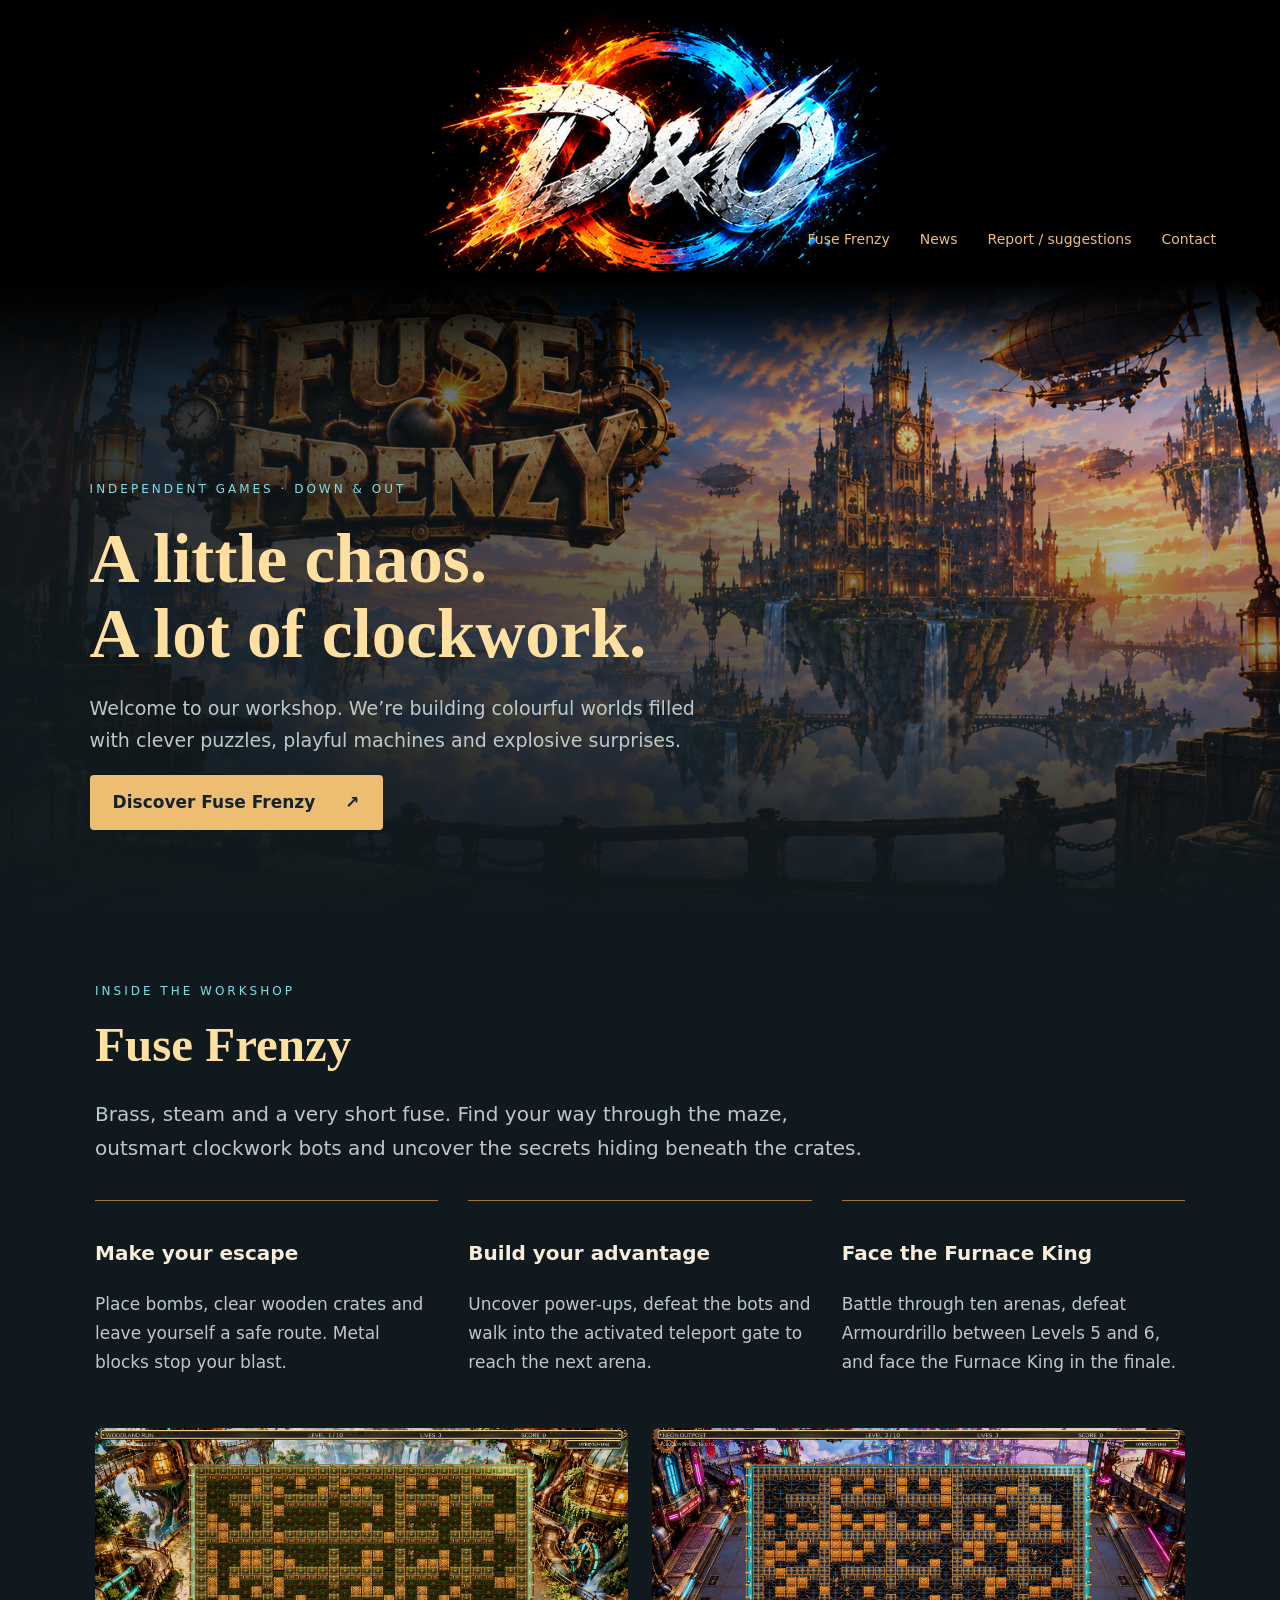
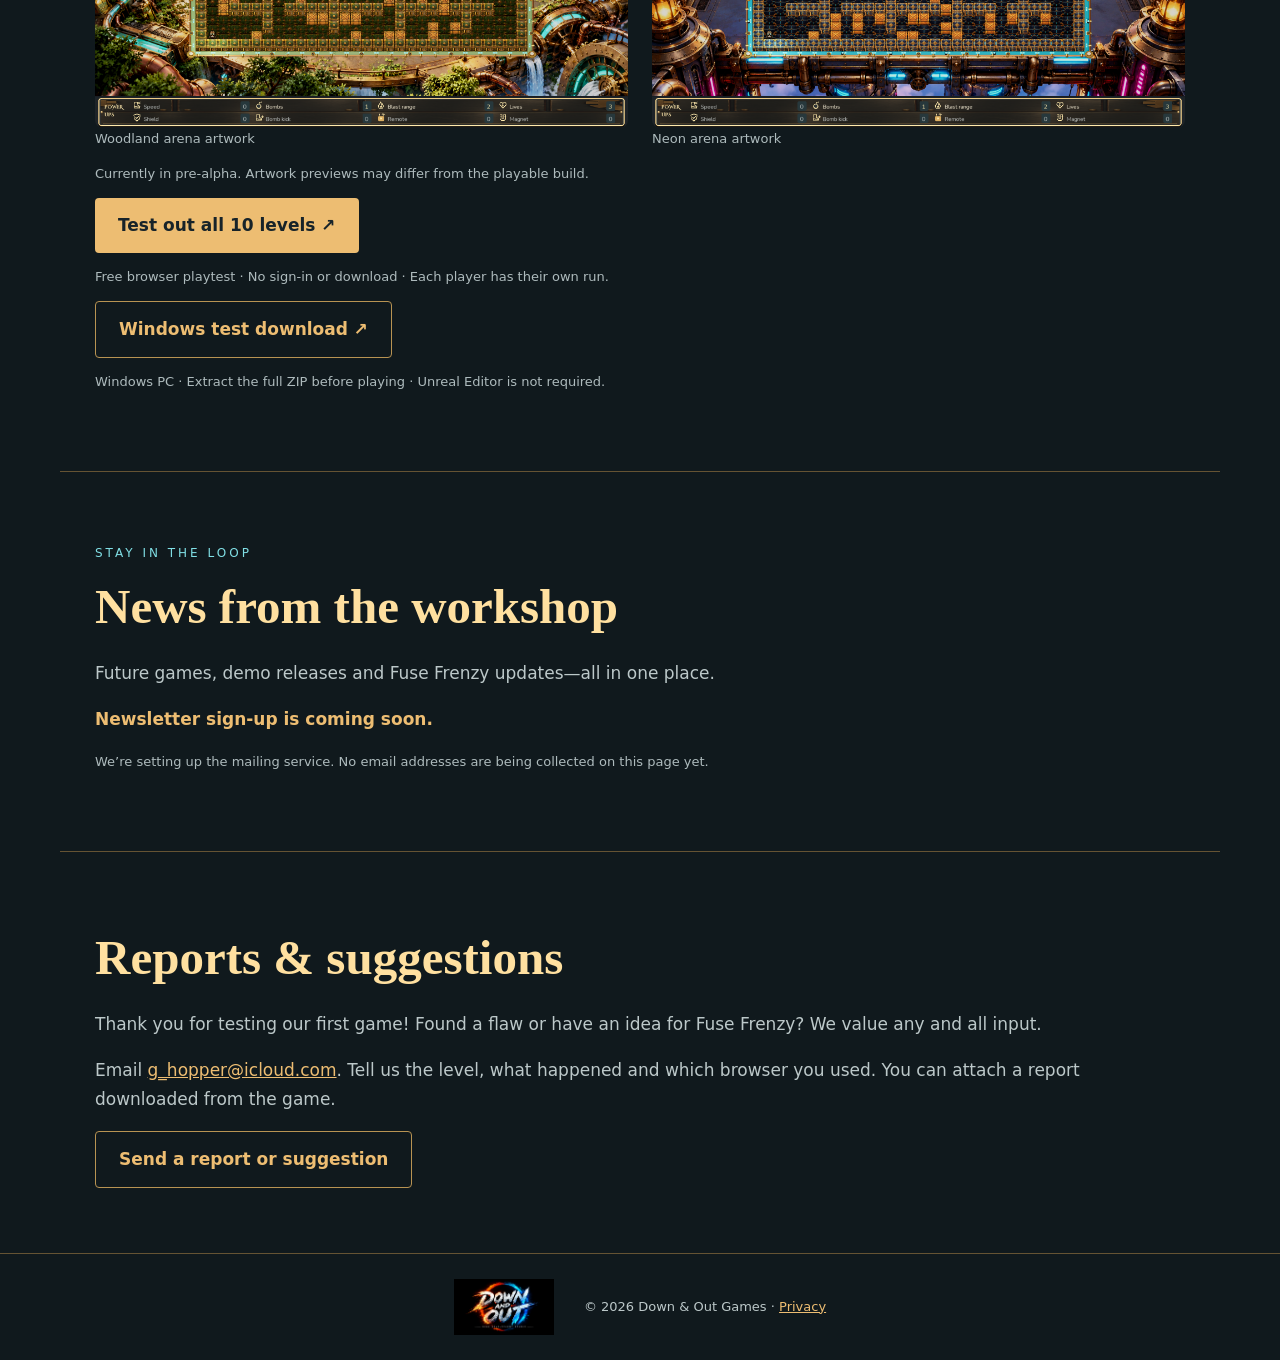
<file: index.html>
<!doctype html><html lang="en"><head><meta charset="utf-8"><meta name="viewport" content="width=device-width,initial-scale=1"><title>Down &amp; Out Games | Fuse Frenzy</title><meta name="description" content="Meet Down & Out Games and discover Fuse Frenzy, a steampunk bomb-and-maze adventure in development."><link rel="stylesheet" href="style.css"><style id="banner-blend">.studio-banner{padding-bottom:0!important}.studio-banner header,.studio-banner>nav{bottom:16px!important}.studio-banner+main .hero{position:relative}.studio-banner+main .hero:before{content:"";position:absolute;inset:0 0 auto;height:130px;background:linear-gradient(to bottom,#000 0%,rgba(0,0,0,.85) 20%,rgba(0,0,0,.35) 60%,transparent 100%);z-index:1;pointer-events:none}.studio-banner+main .hero-copy,.studio-banner+main .intro{z-index:2}@media(max-width:600px){.studio-banner+main .hero:before{height:65px}.studio-banner header,.studio-banner>nav{bottom:0!important;padding:6px 3%!important}.studio-banner{padding-bottom:25px!important}}</style></head><body><div class="studio-banner" style="position:relative;background:#000;text-align:center;padding-bottom:40px"><img src="assets/do-forged-banner.png" alt="Down and Out Studios — forged D and O emblem" width="1546" height="423" style="display:block;width:100%;max-width:1546px;height:auto;max-height:280px;object-fit:contain;margin:auto"><header style="position:absolute;bottom:0;left:0;right:0;z-index:2;background:transparent;border:0;padding:12px 5%;justify-content:flex-end"><nav><a href="#game">Fuse Frenzy</a><a href="#news">News</a><a href="#report">Report / suggestions</a><a href="#contact">Contact</a></nav></header></div>

<main id="home"><section class="hero"><img class="hero-art" src="assets/banner.png" alt="Fuse Frenzy steampunk game artwork"><div class="hero-copy"><span class="eyebrow">Independent games · Down &amp; Out</span><h1>A little chaos.<br>A lot of clockwork.</h1><p>Welcome to our workshop. We’re building colourful worlds filled with clever puzzles, playful machines and explosive surprises.</p><a class="button" href="#game">Discover Fuse Frenzy <span aria-hidden="true">↗</span></a></div></section>
<section class="wrap" id="game"><span class="eyebrow">Inside the workshop</span><h2>Fuse Frenzy</h2><p class="lead">Brass, steam and a very short fuse. Find your way through the maze, outsmart clockwork bots and uncover the secrets hiding beneath the crates.</p><div class="features"><article><h3>Make your escape</h3><p>Place bombs, clear wooden crates and leave yourself a safe route. Metal blocks stop your blast.</p></article><article><h3>Build your advantage</h3><p>Uncover power-ups, defeat the bots and walk into the activated teleport gate to reach the next arena.</p></article><article><h3>Face the Furnace King</h3><p>Battle through ten arenas, defeat Armourdrillo between Levels 5 and 6, and face the Furnace King in the finale.</p></article></div><div class="gallery"><figure><img src="assets/woodland.png" alt="Fuse Frenzy woodland arena concept" loading="lazy"><figcaption>Woodland arena artwork</figcaption></figure><figure><img src="assets/neon.png" alt="Fuse Frenzy neon arena concept" loading="lazy"><figcaption>Neon arena artwork</figcaption></figure></div><p class="note">Currently in pre-alpha. Artwork previews may differ from the playable build.</p><a class="button" href="play/">Test out all 10 levels ↗</a><p class="note">Free browser playtest · No sign-in or download · Each player has their own run.</p><a class="button secondary" href="https://fuse-frenzy-download.validsloth4.chatgpt.site">Windows test download ↗</a><p class="note">Windows PC · Extract the full ZIP before playing · Unreal Editor is not required.</p></section>
<section class="news wrap" id="news"><span class="eyebrow">Stay in the loop</span><h2>News from the workshop</h2><p>Future games, demo releases and Fuse Frenzy updates—all in one place.</p><p class="coming">Newsletter sign-up is coming soon.</p><p class="note">We’re setting up the mailing service. No email addresses are being collected on this page yet.</p></section>
<section class="wrap contact" id="contact"><h2 id="report">Reports &amp; suggestions</h2><p>Thank you for testing our first game! Found a flaw or have an idea for Fuse Frenzy? We value any and all input.</p><p>Email <a href="mailto:g_hopper@icloud.com?subject=Fuse%20Frenzy%20tester%20feedback">g_hopper@icloud.com</a>. Tell us the level, what happened and which browser you used. You can attach a report downloaded from the game.</p><a class="button secondary" href="mailto:g_hopper@icloud.com?subject=Fuse%20Frenzy%20tester%20feedback">Send a report or suggestion</a></section></main><footer><img src="assets/logo.png" alt="Down and Out"><p>© 2026 Down &amp; Out Games · <a href="privacy.html">Privacy</a></p></footer></body></html>
</file>
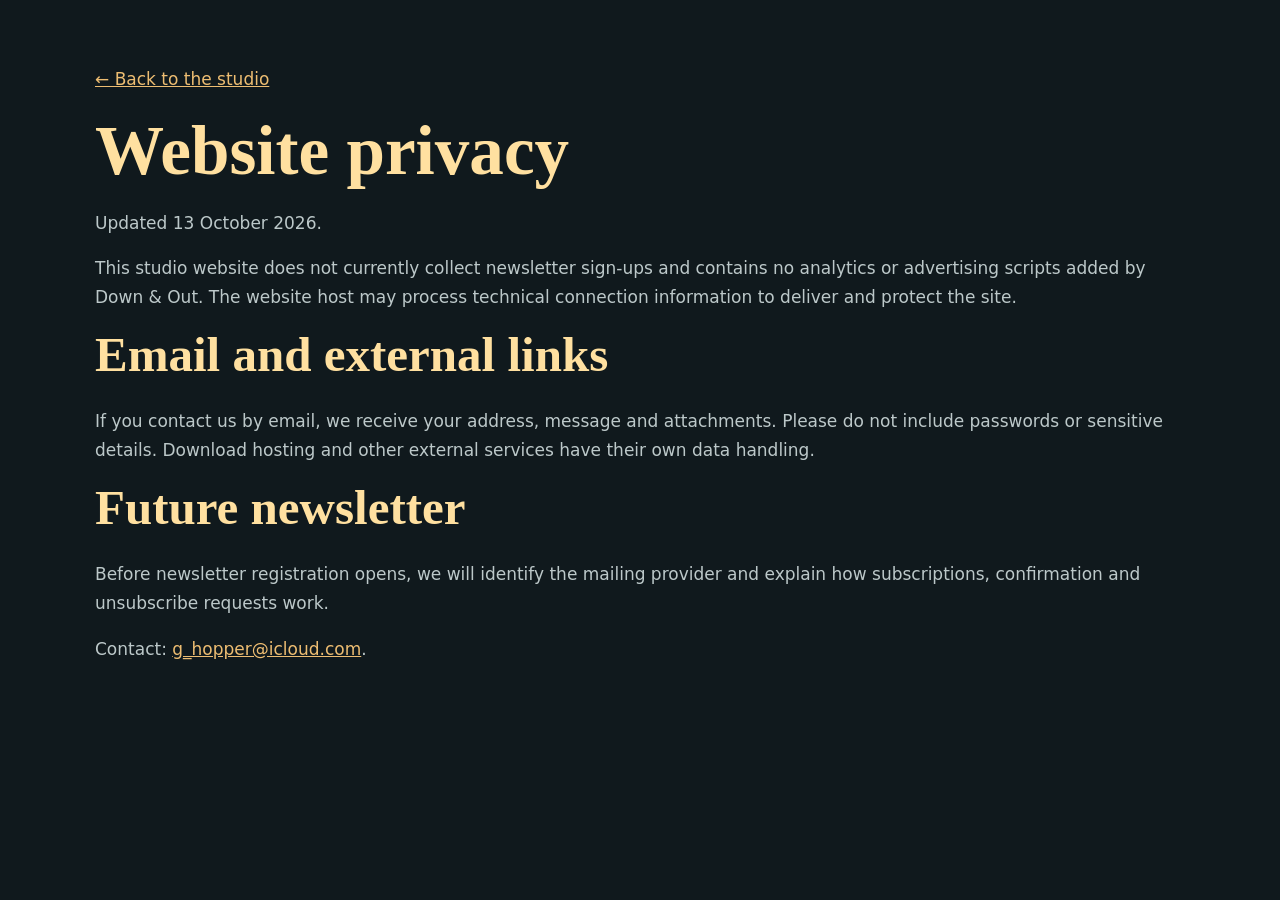
<file: privacy.html>
<!doctype html><html lang="en"><meta charset="utf-8"><meta name="viewport" content="width=device-width,initial-scale=1"><title>Website privacy | Down &amp; Out</title><link rel="stylesheet" href="style.css"><main class="wrap"><a href="index.html">← Back to the studio</a><h1>Website privacy</h1><p>Updated 13 October 2026.</p><p>This studio website does not currently collect newsletter sign-ups and contains no analytics or advertising scripts added by Down &amp; Out. The website host may process technical connection information to deliver and protect the site.</p><h2>Email and external links</h2><p>If you contact us by email, we receive your address, message and attachments. Please do not include passwords or sensitive details. Download hosting and other external services have their own data handling.</p><h2>Future newsletter</h2><p>Before newsletter registration opens, we will identify the mailing provider and explain how subscriptions, confirmation and unsubscribe requests work.</p><p>Contact: <a href="mailto:g_hopper@icloud.com">g_hopper@icloud.com</a>.</p></main></html>
</file>
<file: style.css>
:root{color-scheme:dark;--gold:#edbd72;--cyan:#80dfe5;--ink:#10191d;--muted:#bcc8c9}*{box-sizing:border-box}html{scroll-behavior:smooth}body{margin:0;background:var(--ink);color:#f8edda;font:17px/1.7 system-ui}a{color:var(--gold)}header{display:flex;align-items:center;justify-content:space-between;padding:10px 6%;border-bottom:1px solid #645336;background:#10191df2}header img{width:105px;height:85px;object-fit:contain}nav{display:flex;gap:30px}nav a{text-decoration:none;font-size:14px}.hero{position:relative;min-height:630px;display:flex;align-items:flex-end;isolation:isolate}.hero-art{position:absolute;inset:0;width:100%;height:100%;object-fit:cover;z-index:-2}.hero:after{content:'';position:absolute;inset:0;background:linear-gradient(90deg,#10191deb,transparent 90%),linear-gradient(0deg,var(--ink),transparent 85%);z-index:-1}.hero-copy{padding:80px 7%;max-width:840px}.eyebrow{color:var(--cyan);font-size:12px;letter-spacing:3px;text-transform:uppercase}h1,h2{font-family:Georgia,serif;color:#ffe0a0;line-height:1.08}h1{font-size:clamp(40px,5.4vw,74px);margin:20px 0}h2{font-size:clamp(32px,4vw,49px);margin:15px 0 25px}p{color:var(--muted)}.hero-copy p{font-size:19px;max-width:610px}.button{display:inline-flex;gap:30px;background:var(--gold);color:#172329;padding:13px 23px;text-decoration:none;font-weight:700;border-radius:4px}.button:hover,.button:focus{background:#ffe0a0}.secondary{border:1px solid #b89352;background:transparent;color:var(--gold)}.wrap{max-width:1160px;margin:auto;padding:65px 35px}.lead{max-width:780px;font-size:20px}.features{display:grid;grid-template-columns:repeat(3,1fr);gap:30px;margin:35px 0}.features article{border-top:1px solid #9c773e;padding-top:15px}h3{font-size:20px}.gallery{display:grid;grid-template-columns:1fr 1fr;gap:24px}figure{margin:0}figure img{width:100%;display:block;border-radius:8px}figcaption,.note{font-size:13px;color:#aebbbd}.news{border-top:1px solid #655333;border-bottom:1px solid #655333}.coming{font-weight:bold;color:var(--gold)}footer{display:flex;align-items:center;justify-content:center;gap:30px;border-top:1px solid #655333;padding:25px;font-size:13px}footer img{width:100px}a:focus-visible{outline:3px solid var(--cyan);outline-offset:6px}@media(max-width:650px){header{padding:10px 20px}nav{gap:15px;font-size:12px}header img{width:75px}.hero{min-height:570px}.hero-copy{padding:45px 25px}.wrap{padding:40px 25px}.features,.gallery{grid-template-columns:1fr}h1{font-size:42px}}@media(prefers-reduced-motion:reduce){html{scroll-behavior:auto}}
</file>
